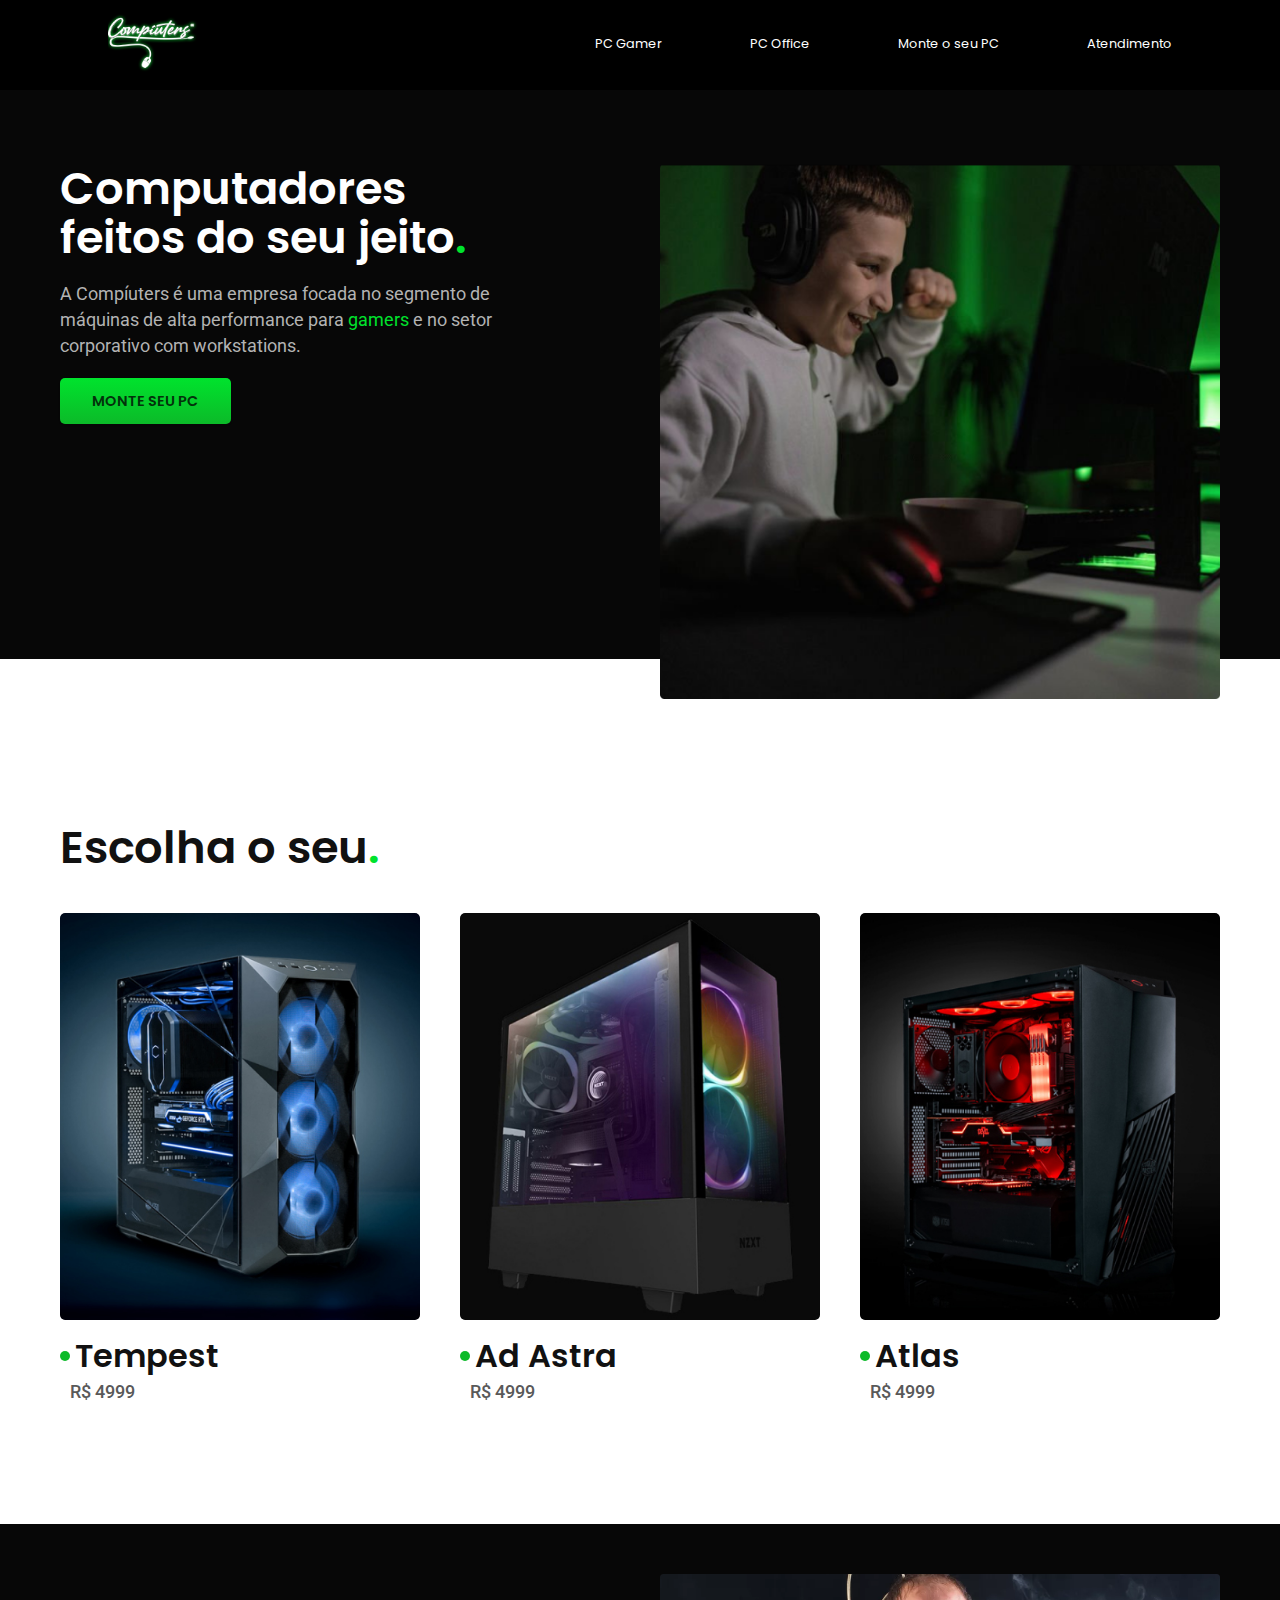
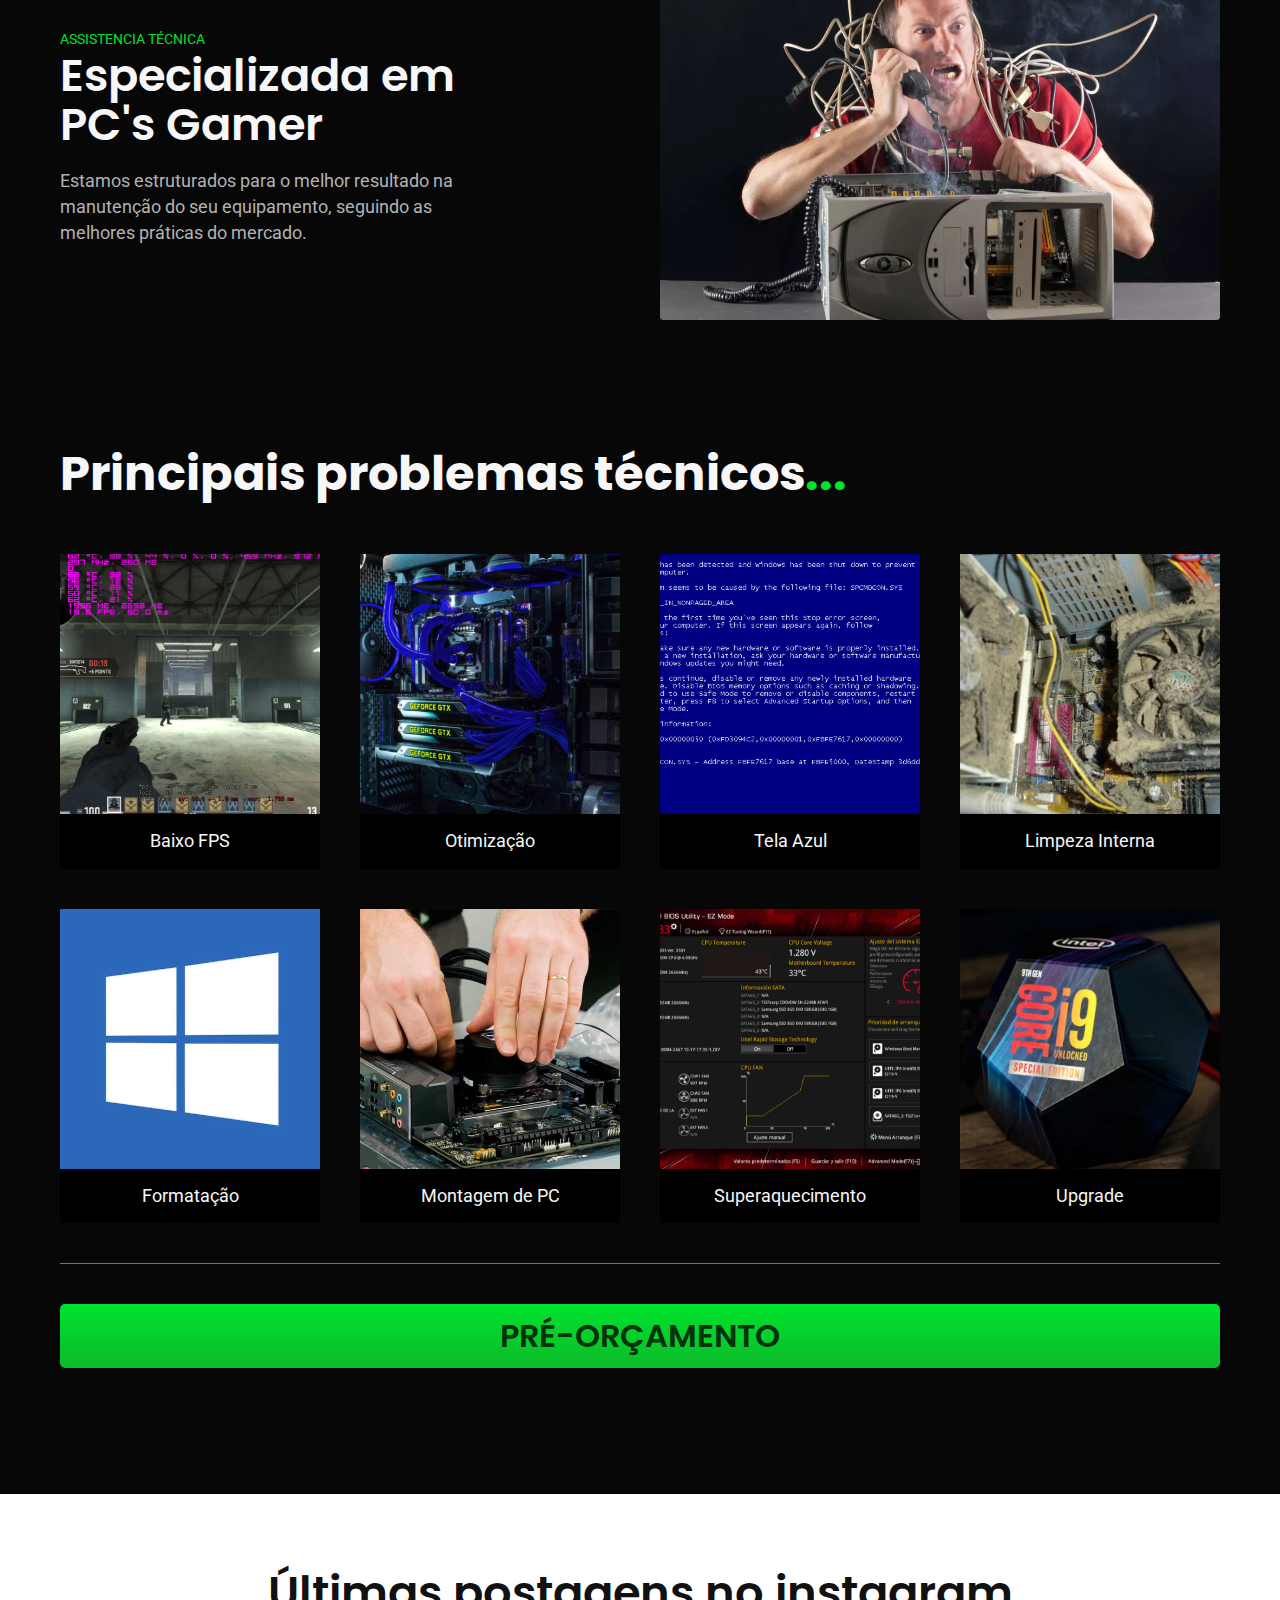
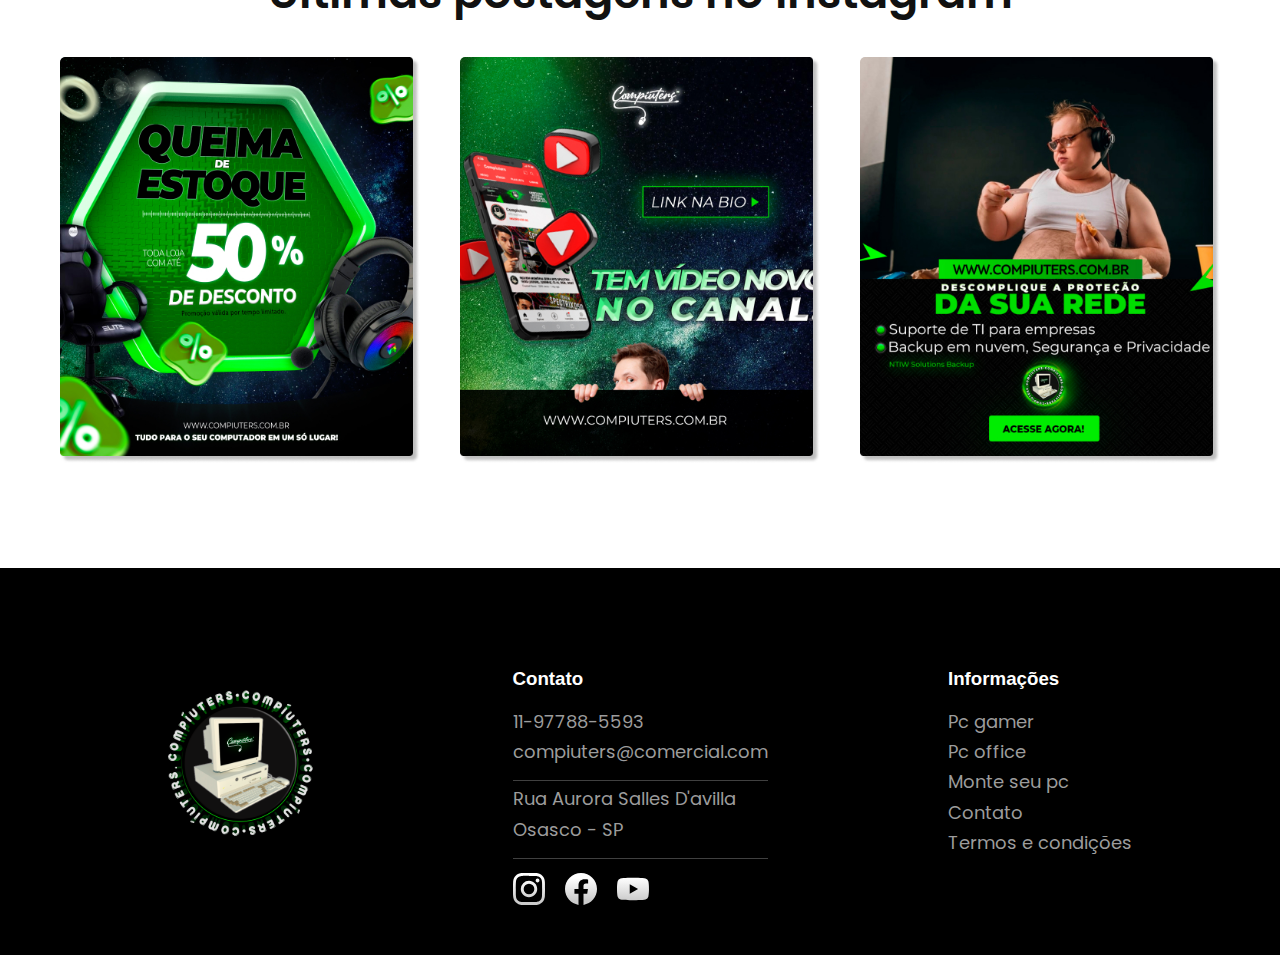
<file: index.html>
<!DOCTYPE html>
<html lang="pt-BR">

<head>
    <link rel="preconnect" href="https://fonts.googleapis.com"><link rel="preconnect" href="https://fonts.gstatic.com" crossorigin><link href="https://fonts.googleapis.com/css2?family=Poppins:wght@400;600&family=Roboto:wght@400;500&display=swap" rel="stylesheet">
    <title>Compíuters - Melhores PC's Gamers pra você.</title>
    <meta name="description"
        content="A Compíuters é uma empresa focada no segmento de máquinas de alta performance para gamers e no setor corporativo com workstations.">
    <meta name="viewport" content="width=device-width, initial-scale=1.0">
    <meta charset="UTF-8">
    <link rel="stylesheet" href="css/style.css">
</head>

<body id="index">
    <header class="header-bg">
        <div class="header container">
            <a href="/index.html" id="header-logo"><img src="./img/MARCA DAGUA COMPÍUTERS escrito 1.png" alt="logomarca"></a>

            <nav aria-label="primaria">
                <ul class="header-menu">
                    <li><a href="/pcs-gamer.html">PC Gamer</a></li>
                    <li><a href="/pcs-office.html">PC Office</a></li>
                    <li><a href="">Monte o seu PC</a></li>
                    <li><a href="">Atendimento</a></li>
                </ul>
            </nav>
    </header>
    <main class="introducao-bg">
        <div class="container introducao">
            <div class="gitintroducao-conteudo">
                <h1 class="font-1-xxl">Computadores feitos do seu jeito<span class="cor-p1">.</span></h1>
                <p class="font-2-l cor-5">
                    A Compíuters é uma empresa focada no segmento de máquinas de alta performance para <span class="cor-p1">gamers</span> e no setor
                    corporativo com workstations.
                </p>
                <a class="botao" href="">MONTE SEU PC</a>
            </div>
            <div class="img-introducao">
            <img src="./img/fotos/img-intro.png" alt="Gamer jogando">
             </div>
            </div>
        </div>
    </main>

<article class="computadores-lista">
<h2 class="container font-1-xxl">Escolha o seu<span class="cor-p1">.</span></h2>
    <ul class="container">
        <li>
            <a href="">
            <img src="./img/carrosel-pc/pc-gamer-tempest-6.jpg" alt="">
            <h3 class="font-1-xl">Tempest</h3>
            <span class="font-2-m cor-8">R$ 4999</span>
            </a>
        </li>

        <li>
            <a href="">
            <img src="./img/carrosel-pc/pc-gamer-ad-astra.jpg" alt="">
            <h3 class="font-1-xl">Ad Astra</h3>
            <span class="font-2-m cor-8">R$ 4999</span>
        </a>
        </li>

        <li>
            <a href="">
            <img src="./img/carrosel-pc/pc-gamer-atlas-2.jpg" alt="">
            <h3 class="font-1-xl">Atlas</h3>
            <span class="font-2-m cor-8">R$ 4999</span>
        </a>
        </li>
    </ul>
</article>

<article class="assistencia-bg">
<div class="assistencia container">
    <div class="assistencia-conteudo">
<span class="font-2-span cor-p1">ASSISTENCIA TÉCNICA</span>
<h2 class="font-1-xxl cor-1">Especializada em PC's Gamer</h2>
<p class="font-2-l cor-5">Estamos estruturados para o melhor resultado 
    na manutenção do seu equipamento,
    seguindo as melhores práticas do mercado.
    </p>
    
</div>
    <div class="img-assistencia">
    <img src="./img/fotos/img-assistencia.svg" alt="">
    </div>
</div>
<div class="problemas container font-1-xl cor-1">
    <h2>Principais problemas técnicos<span class="cor-p1">...</span></h1>
        <div class="lista-problemas">
<ul>
<li>
    <img src="./img/lista-problemas/baixofps.svg" alt="">
    <h3 class="font-2-l">Baixo FPS</h3>
</li>

<li>
    <img src="./img/lista-problemas/otimizacao.svg" alt="">
    <h3 class="font-2-l">Otimização</h3>
</li>

<li>
    <img src="./img/lista-problemas/tela-azul.svg" alt="">
    <h3 class="font-2-l">Tela Azul</h3>
</li>

<li>
    <img src="./img/lista-problemas/limpeza-interna.svg" alt="">
    <h3 class="font-2-l">Limpeza Interna</h3>
</li>

<li>
    <img src="./img/lista-problemas/formatacao.svg" alt="">
    <h3 class="font-2-l">Formatação</h3>
</li>

<li>
    <img src="./img/lista-problemas/montagem-de-pc.svg" alt="">
    <h3 class="font-2-l">Montagem de PC</h3>
</li>

<li>
    <img src="./img/lista-problemas/superaquecimento.svg" alt="">
    <h3 class="font-2-l">Superaquecimento</h3>
</li>

<li>
    <img src="./img/lista-problemas/upgrade.svg" alt="">
    <h3 class="font-2-l">Upgrade</h3>
</li>
</ul>
</div>
<a class="botao" href="">Pré-orçamento</a>
</div>
</article>

<article class="conteudo-ig">
<h2 class="font-1-xxl">Últimas postagens no instagram</h2>
    <ul class="container">
        <li>
            <a  href="https://www.instagram.com/compiuterss/"><img src="./img/post-ig/queima.jpg" alt=""></a>
        </li>

        <li>
            <a href=""><img src="./img/post-ig/videonovo.jpg" alt=""></a>
        </li>

        <li>
            <a href=""><img src="./img/post-ig/rede.jpg" alt=""></a>
        </li>
</ul>
</article>

<footer class="footer-bg">
    <div class="footer container">
<div class="footer-img">
<img src="./img/Compíuters - Preto - png 2.svg" alt="">
</div>

<div class="footer-contato">
    <h3>Contato</h3>
   <ul class="font-1-m cor-6">
    <li>
<a href="tel:+5511977885593">11-97788-5593</a></li>

<li>
    <a href="mailto:lcompiuters@outlook.com">compiuters@comercial.com</a></li>

    <li>
        <a href="">Rua Aurora Salles D'avilla</a>
        </li>

        <li>
         <a href="">Osasco - SP</a>
         </li>
   </ul>
   <div class="footer-redes">
       <a href="https://www.instagram.com/compiuterss/" target='_blank'>
           <img src="./img/redes/instagram-p.svg" alt="">
       </a>
   
       <a href="https://www.facebook.com/compiuterss" target='_blank'>
           <img src="./img/redes/facebook-p.svg" alt="">
       </a>
   
       <a href="https://www.youtube.com/channel/UCpPV1WAEYtB6pyz8N_bq6yg" target='_blank'>
           <img src="./img/redes/youtube-p.svg" alt="">
       </a>
   </div>
   </div>

<nav class="footer-informacao">
    <h3>Informações</h3>
    <ul class="font-1-m cor-6">
        <li>
            <a href="">Pc gamer</a>
        </li>

        <li>
            <a href="">Pc office</a>
        </li>

        <li>
            <a href="">Monte seu pc</a>
        </li>

        <li>
            <a href="">Contato</a>
        </li>

        <li>
            <a href="./termos.html">Termos e condições</a>
            </li>
            </ul>
            </nav>
</html>
</file>
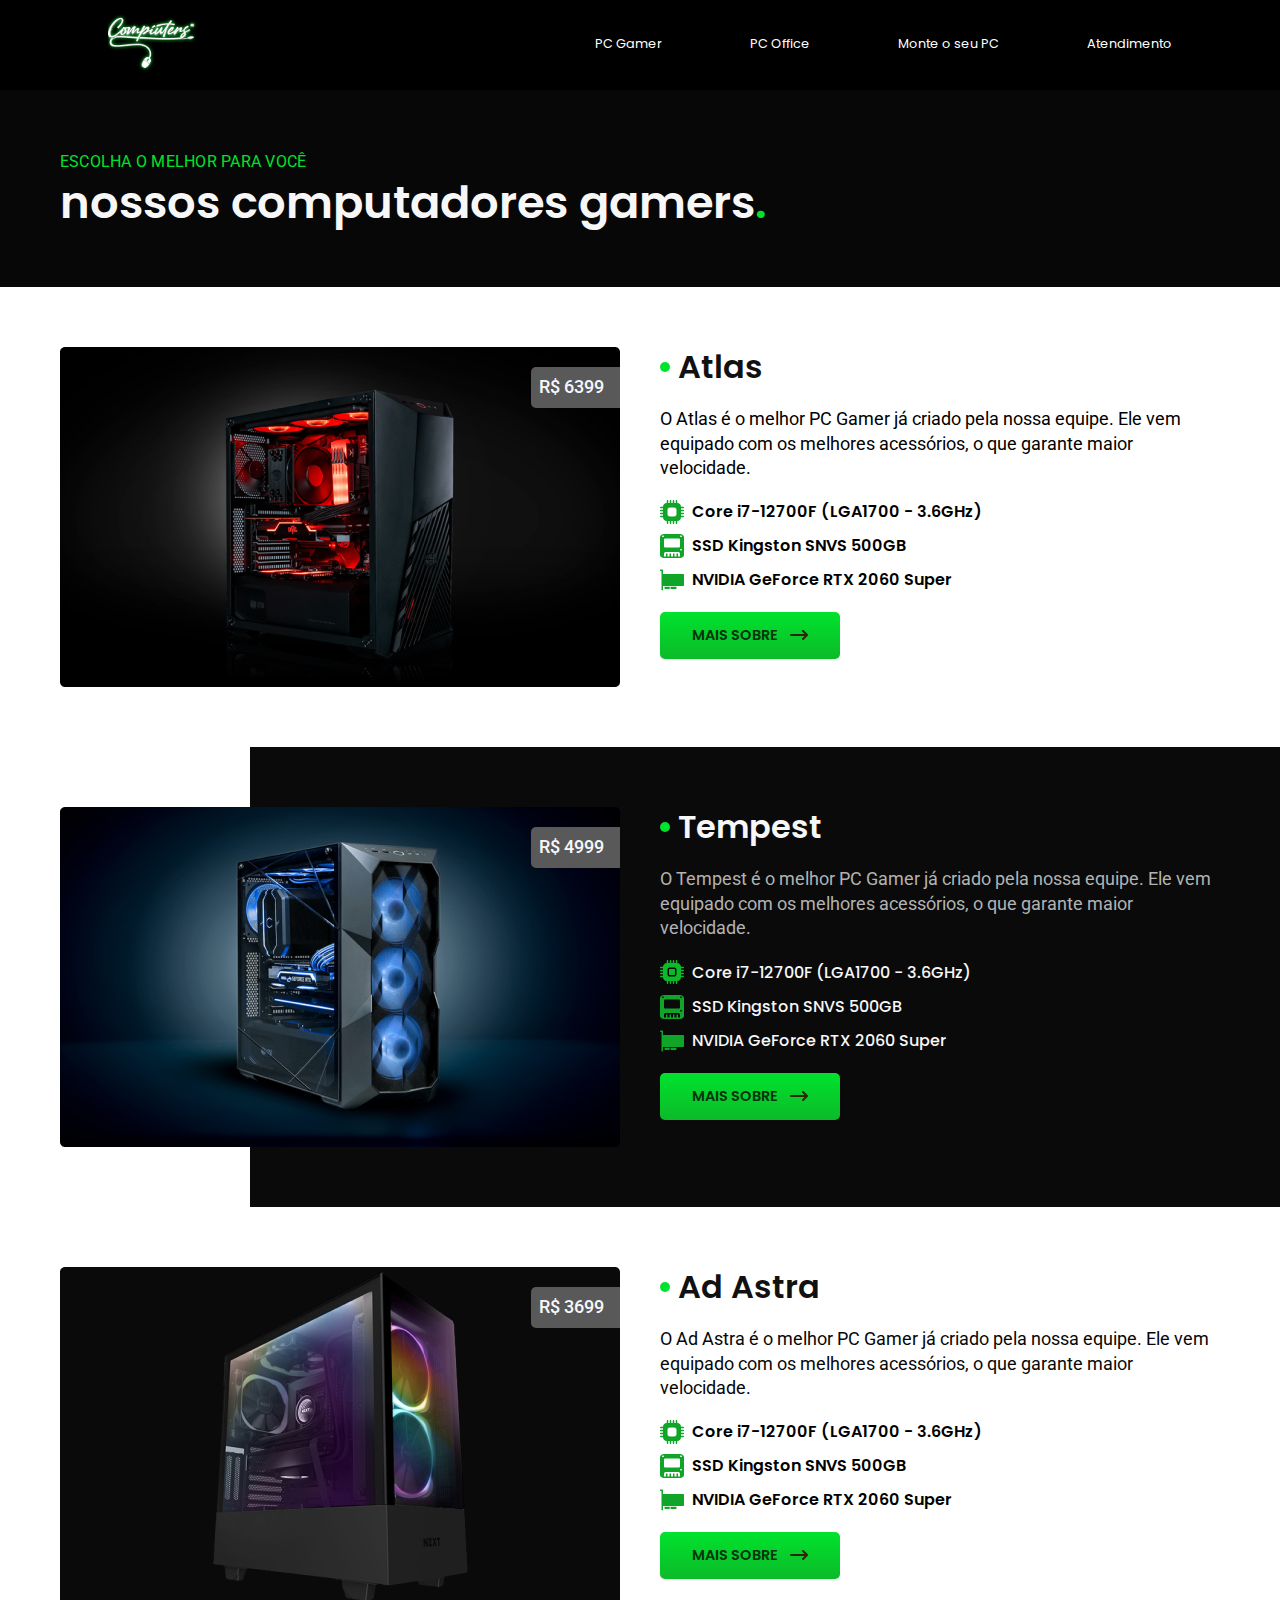
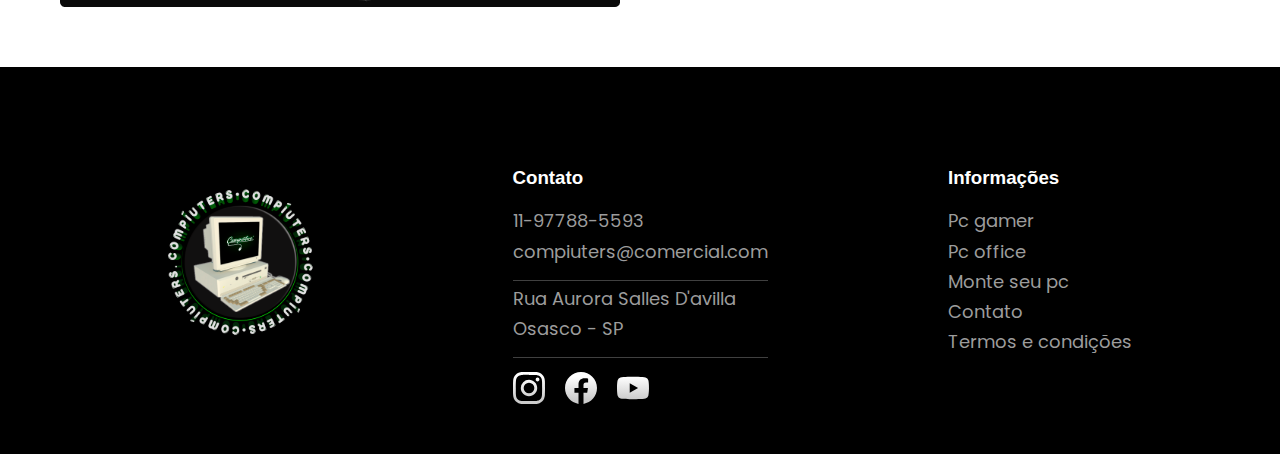
<file: pcs-gamer.html>
<!DOCTYPE html>
<html lang="pt-BR">

<head>
    <link rel="preconnect" href="https://fonts.googleapis.com"><link rel="preconnect" href="https://fonts.gstatic.com" crossorigin><link href="https://fonts.googleapis.com/css2?family=Poppins:wght@400;600&family=Roboto:wght@400;500&display=swap" rel="stylesheet">
    <title>Compíuters - Melhores PC's Gamers pra você.</title>
    <meta name="description"
        content="A Compíuters é uma empresa focada no segmento de máquinas de alta performance para gamers e no setor corporativo com workstations.">
    <meta name="viewport" content="width=device-width, initial-scale=1.0">
    <meta charset="UTF-8">
    <link rel="stylesheet" href="css/style.css">
</head>

<body id="pcs-gamer">
    <header class="header-bg">
        <div class="header container">
            <a href="/index.html" id="header-logo"><img src="./img/MARCA DAGUA COMPÍUTERS escrito 1.png" alt="logomarca"></a>

            <nav aria-label="primaria">
                <ul class="header-menu">
                    <li><a href="">PC Gamer</a></li>
                    <li><a href="/pcs-office.html">PC Office</a></li>
                    <li><a href="./bicicletas.html">Monte o seu PC</a></li>
                    <li><a href="./bicicletas.html">Atendimento</a></li>
                </ul>
            </nav>
    </header>

    <main>
        <div class="titulo-bg">
<div class="titulo container">
    <p class="font-2-l-b cor-4">escolha o melhor para você</p>
    <h1 class="font-1-xxl cor-1">nossos computadores gamers<span class="ponto">.</span>
    </h1>
</div>
</div>


    <div class="pcs-gamer container">
        <div class="pcs-gamer-img">
            <img src="/img/pcs-gamers/pc-gamer-atlas-2.png" alt="">
            <span class="font-2-m cor-1">R$ 6399</span>
        </div>
        <div class="pc-conteudo">
            <h2 class="font-1-xl">Atlas</h2>
            <p class="font-2-m cor-12">O Atlas é o melhor PC Gamer já criado pela nossa equipe.
                Ele vem equipado com os melhores acessórios, o que garante maior velocidade.</p>
                <ul class="font-1-s cor-12">
                    <li><img src="/img/icones/cpu.svg" alt="">
                        Core i7-12700F (LGA1700 - 3.6GHz)</li>

                    <li><img src="/img/icones/hd.svg" alt="">
                        SSD Kingston SNVS 500GB</li>

                    <li><img src="/img/icones/placavideo.svg" alt="">
                        NVIDIA GeForce RTX 2060 Super</li>
                </ul>
                <a class="botao seta" href="">mais sobre</a>
        </div>
    </div>

<div class="pcs-gamer-bg">
    
    <div class="pcs-gamer container">
        <div class="pcs-gamer-img">
            <img src="/img/pcs-gamers/pc-gamer-tempest-6.png" alt="">
            <span class="font-2-m cor-1">R$ 4999</span>
        </div>
        <div class="pc-conteudo">
            <h2 class="font-1-xl cor-1">Tempest</h2>
            <p class="font-2-m cor-5">O Tempest é o melhor PC Gamer já criado pela nossa equipe.
                Ele vem equipado com os melhores acessórios, 
                o que garante maior velocidade.</p>
                <ul class="font-1-s cor-1">
                    <li><img src="/img/icones/cpu-fundo-preto.svg" alt="">
                        Core i7-12700F (LGA1700 - 3.6GHz)</li>

                    <li><img src="/img/icones/hd.svg" alt="">
                        SSD Kingston SNVS 500GB</li>

                    <li><img src="/img/icones/placavideo.svg" alt="">
                        NVIDIA GeForce RTX 2060 Super</li>
                </ul>
                <a class="botao seta" href="">mais sobre</a>
        </div>
    </div>
</div>

    
    <div class="pcs-gamer container">
        <div class="pcs-gamer-img">
            <img src="/img/pcs-gamers/pc-gamer-ad-astra.png" alt="">
            <span class="font-2-m cor-1">R$ 3699</span>
        </div>
        <div class="pc-conteudo">
            <h2 class="font-1-xl">Ad Astra</h2>
            <p class="font-2-m cor-11">O Ad Astra é o melhor PC Gamer já criado pela nossa equipe.
                Ele vem equipado com os melhores acessórios, o que garante maior velocidade.</p>
                <ul class="font-1-s cor-12">
                    <li><img src="/img/icones/cpu.svg" alt="">
                        Core i7-12700F (LGA1700 - 3.6GHz)</li>

                    <li><img src="/img/icones/hd.svg" alt="">
                        SSD Kingston SNVS 500GB</li>

                    <li><img src="/img/icones/placavideo.svg" alt="">
                        NVIDIA GeForce RTX 2060 Super</li>
                </ul>
                <a class="botao seta" href="">mais sobre</a>
        </div>
    </div>


    </main>

    <footer class="footer-bg">
        <div class="footer container">
    
            <div class="footer-img">
                <img src="./img/Compíuters - Preto - png 2.svg" alt="">
                </div>
    
    <div class="footer-contato">
        <h3>Contato</h3>
       <ul class="font-1-m cor-6">
        <li>
    <a href="tel:+5511977885593">11-97788-5593</a></li>
    
    <li>
        <a href="mailto:lcompiuters@outlook.com">compiuters@comercial.com</a></li>
    
        <li>
            <a href="">Rua Aurora Salles D'avilla</a>
            </li>
    
            <li>
             <a href="">Osasco - SP</a>
             </li>
       </ul>
       <div class="footer-redes">
           <a href="https://www.instagram.com/compiuterss/" target='_blank'>
               <img src="/img/redes/instagram-p.svg" alt="">
           </a>
       
           <a href="https://www.facebook.com/compiuterss" target='_blank'>
               <img src="/img/redes/facebook-p.svg" alt="">
           </a>
       
           <a href="https://www.youtube.com/channel/UCpPV1WAEYtB6pyz8N_bq6yg" target='_blank'>
               <img src="/img/redes/youtube-p.svg" alt="">
           </a>
       </div>
       </div>
    
    <nav class="footer-informacao">
        <h3>Informações</h3>
        <ul class="font-1-m cor-6">
            <li>
                <a href="">Pc gamer</a>
            </li>
    
            <li>
                <a href="">Pc office</a>
            </li>
    
            <li>
                <a href="">Monte seu pc</a>
            </li>
    
            <li>
                <a href="">Contato</a>
            </li>
    
            <li>
                <a href="">Termos e condições</a>
    </li>
    </ul>
    </nav>
    </html>
</file>
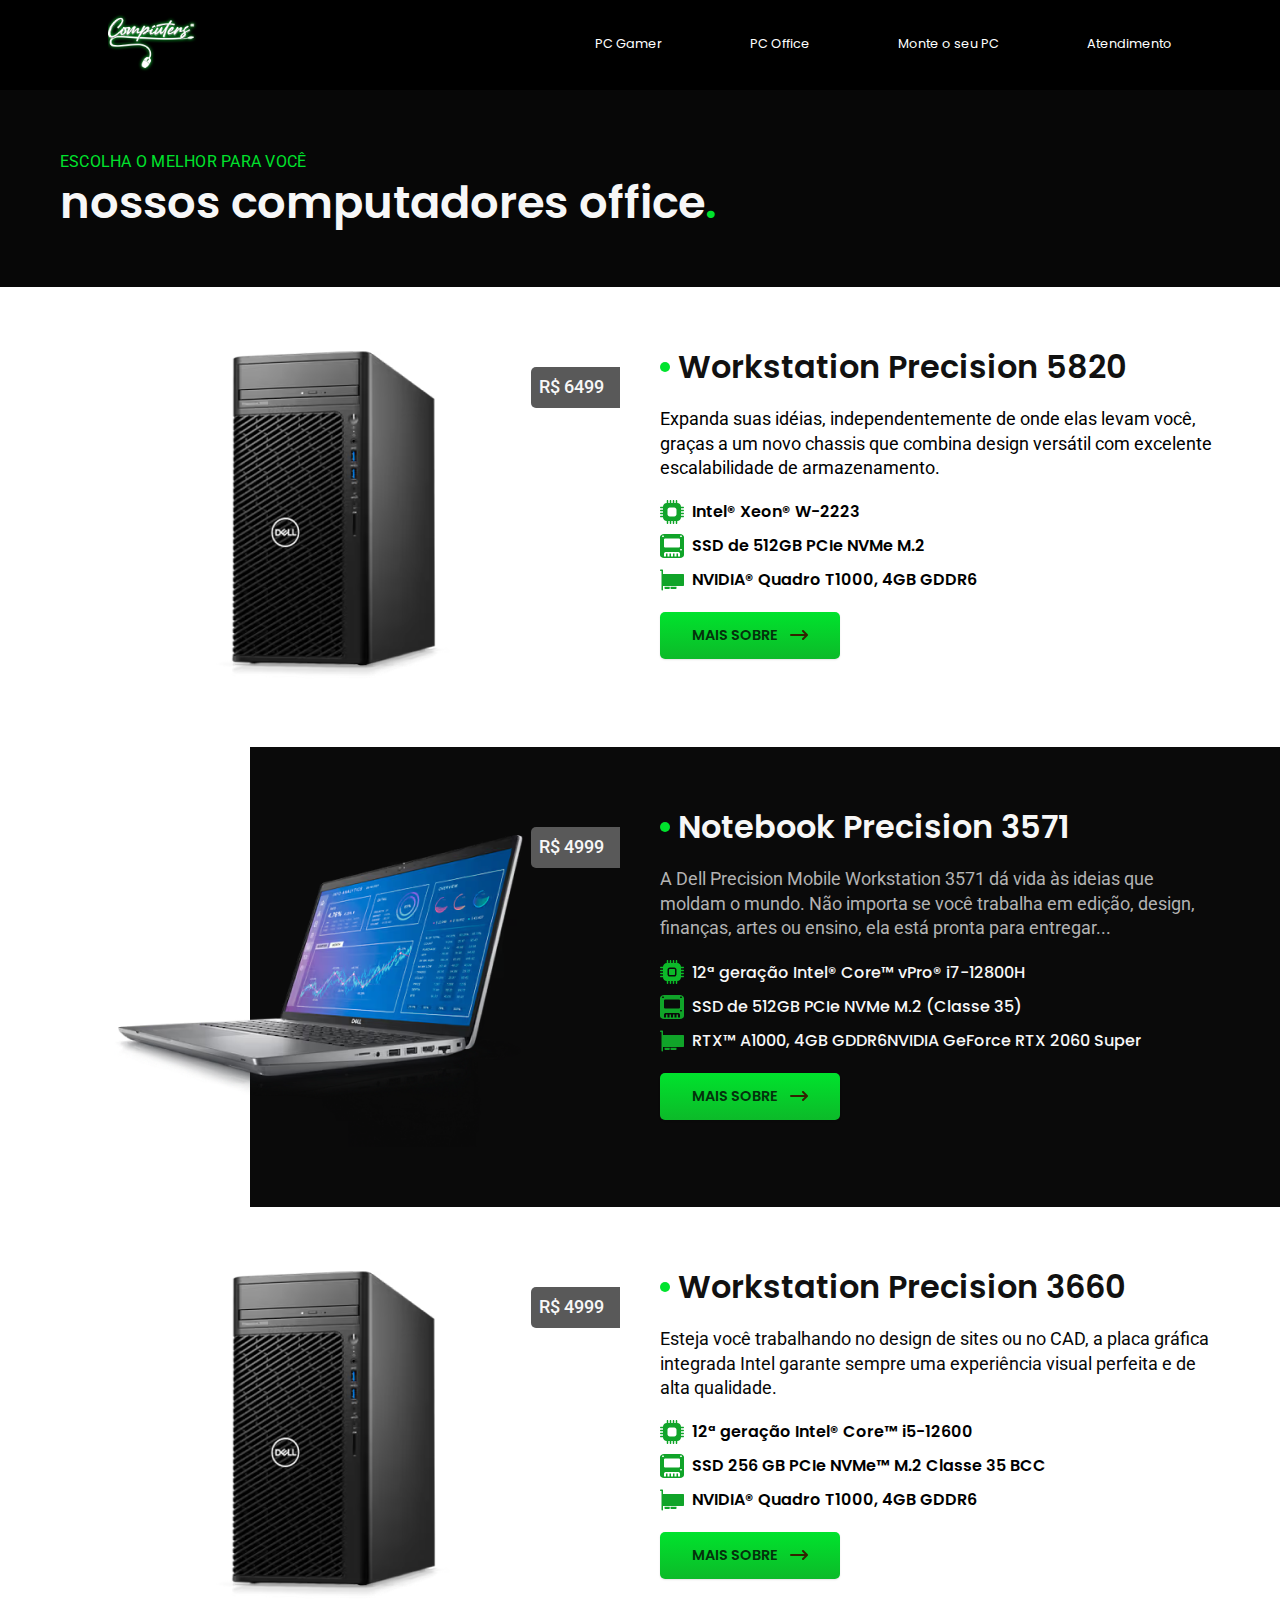
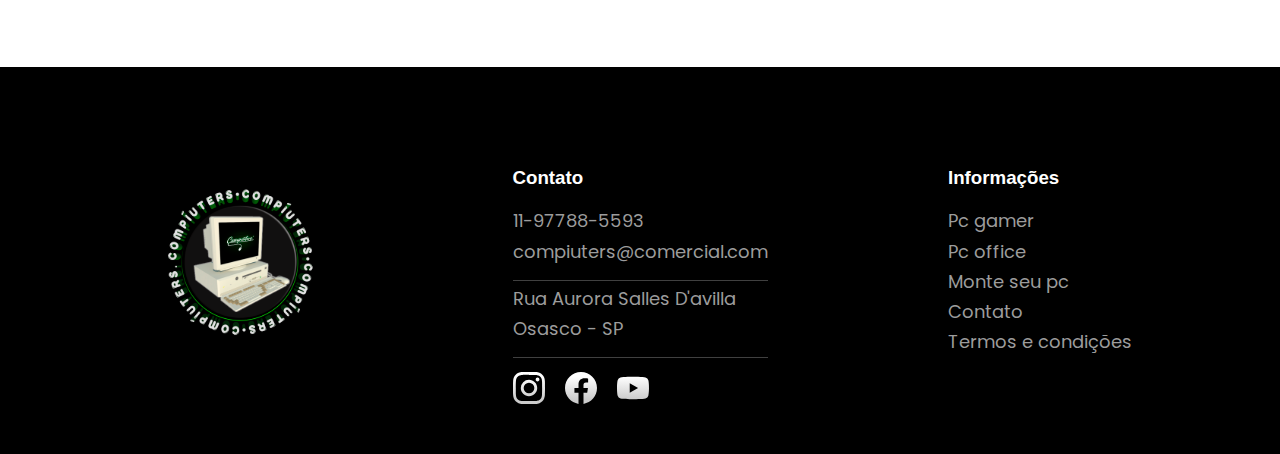
<file: pcs-office.html>
<!DOCTYPE html>
<html lang="pt-BR">

<head>
    <link rel="preconnect" href="https://fonts.googleapis.com"><link rel="preconnect" href="https://fonts.gstatic.com" crossorigin><link href="https://fonts.googleapis.com/css2?family=Poppins:wght@400;600&family=Roboto:wght@400;500&display=swap" rel="stylesheet">
    <title>Compíuters - Melhores PC's Gamers pra você.</title>
    <meta name="description"
        content="A Compíuters é uma empresa focada no segmento de máquinas de alta performance para gamers e no setor corporativo com workstations.">
    <meta name="viewport" content="width=device-width, initial-scale=1.0">
    <meta charset="UTF-8">
    <link rel="stylesheet" href="css/style.css">
</head>

<body id="pcs-gamer">
    <header class="header-bg">
        <div class="header container">
            <a href="/index.html" id="header-logo"><img src="./img/MARCA DAGUA COMPÍUTERS escrito 1.png" alt="logomarca"></a>

            <nav aria-label="primaria">
                <ul class="header-menu">
                    <li><a href="/pcs-gamer.html">PC Gamer</a></li>
                    <li><a href="">PC Office</a></li>
                    <li><a href="">Monte o seu PC</a></li>
                    <li><a href="">Atendimento</a></li>
                </ul>
            </nav>
    </header>

    <main>
        <div class="titulo-bg">
<div class="titulo container">
    <p class="font-2-l-b cor-4">escolha o melhor para você</p>
    <h1 class="font-1-xxl cor-1">nossos computadores office<span class="ponto">.</span>
    </h1>
</div>
</div>


    <div class="pcs-gamer container">
        <div class="pcs-gamer-img">
            <img src="/img/pcs-office/desktop-dell.png" alt="">
            <span class="font-2-m cor-1">R$ 6499</span>
        </div>
        <div class="pc-conteudo">
            <h2 class="font-1-xl">Workstation Precision 5820</h2>
            <p class="font-2-m cor-12">Expanda suas idéias, independentemente de onde elas levam você, graças a um novo chassis que combina design versátil com excelente escalabilidade de armazenamento.</p>

                <ul class="font-1-s cor-12">
                    <li><img src="/img/icones/cpu.svg" alt="">
                        Intel® Xeon® W-2223</li>

                    <li><img src="/img/icones/hd.svg" alt="">
                        SSD de 512GB PCIe NVMe M.2</li>

                    <li><img src="/img/icones/placavideo.svg" alt="">
                        NVIDIA® Quadro T1000, 4GB GDDR6</li>
                </ul>
                <a class="botao seta" href="">mais sobre</a>
        </div>
    </div>

<div class="pcs-gamer-bg">
    
    <div class="pcs-gamer container">
        <div class="pcs-gamer-img">
            <img src="/img/pcs-office/notebook-precision.png" alt="">
            <span class="font-2-m cor-1">R$ 4999</span>
        </div>
        <div class="pc-conteudo">
            <h2 class="font-1-xl cor-1">Notebook Precision 3571</h2>
            <p class="font-2-m cor-5">A Dell Precision Mobile Workstation 3571 dá vida às ideias que moldam o mundo. Não importa se você trabalha em edição, design, finanças, artes ou ensino, ela está pronta para entregar...</p>

                <ul class="font-1-s cor-1">
                    <li><img src="/img/icones/cpu-fundo-preto.svg" alt="">
                        12ª geração Intel® Core™ vPro® i7-12800H</li>

                    <li><img src="/img/icones/hd.svg" alt="">
                        SSD de 512GB PCIe NVMe M.2 (Classe 35)</li>

                    <li><img src="/img/icones/placavideo.svg" alt="">
                        RTX™ A1000, 4GB GDDR6NVIDIA GeForce RTX 2060 Super</li>
                </ul>
                <a class="botao seta" href="">mais sobre</a>
        </div>
    </div>
</div>

    
    <div class="pcs-gamer container">
        <div class="pcs-gamer-img">
            <img src="/img/pcs-office/desktop-dell.png" alt="">
            <span class="font-2-m cor-1">R$ 4999</span>
        </div>
        <div class="pc-conteudo">
            <h2 class="font-1-xl">Workstation Precision 3660</h2>
            <p class="font-2-m cor-11">Esteja você trabalhando no design de sites ou no CAD, a placa gráfica integrada Intel garante sempre uma experiência visual perfeita 
                e de alta qualidade.</p>

                <ul class="font-1-s cor-12">
                    <li><img src="/img/icones/cpu.svg" alt="">
                        12ª geração Intel® Core™ i5-12600</li>

                    <li><img src="/img/icones/hd.svg" alt="">
                        SSD 256 GB PCIe NVMe™ M.2 Classe 35 BCC</li>

                    <li><img src="/img/icones/placavideo.svg" alt="">
                        NVIDIA® Quadro T1000, 4GB GDDR6</li>
                </ul>
                <a class="botao seta" href="">mais sobre</a>
        </div>
    </div>


    </main>

    <footer class="footer-bg">
        <div class="footer container">
    
            <div class="footer-img">
                <img src="./img/Compíuters - Preto - png 2.svg" alt="">
                </div>
    
    <div class="footer-contato">
        <h3>Contato</h3>
       <ul class="font-1-m cor-6">
        <li>
    <a href="tel:+5511977885593">11-97788-5593</a></li>
    
    <li>
        <a href="mailto:lcompiuters@outlook.com">compiuters@comercial.com</a></li>
    
        <li>
            <a href="">Rua Aurora Salles D'avilla</a>
            </li>
    
            <li>
             <a href="">Osasco - SP</a>
             </li>
       </ul>
       <div class="footer-redes">
           <a href="https://www.instagram.com/compiuterss/" target='_blank'>
               <img src="/img/redes/instagram-p.svg" alt="">
           </a>
       
           <a href="https://www.facebook.com/compiuterss" target='_blank'>
               <img src="/img/redes/facebook-p.svg" alt="">
           </a>
       
           <a href="https://www.youtube.com/channel/UCpPV1WAEYtB6pyz8N_bq6yg" target='_blank'>
               <img src="/img/redes/youtube-p.svg" alt="">
           </a>
       </div>
       </div>
    
    <nav class="footer-informacao">
        <h3>Informações</h3>
        <ul class="font-1-m cor-6">
            <li>
                <a href="">Pc gamer</a>
            </li>
    
            <li>
                <a href="">Pc office</a>
            </li>
    
            <li>
                <a href="">Monte seu pc</a>
            </li>
    
            <li>
                <a href="">Contato</a>
            </li>
    
            <li>
                <a href="">Termos e condições</a>
    </li>
    </ul>
    </nav>
    </html>
</file>
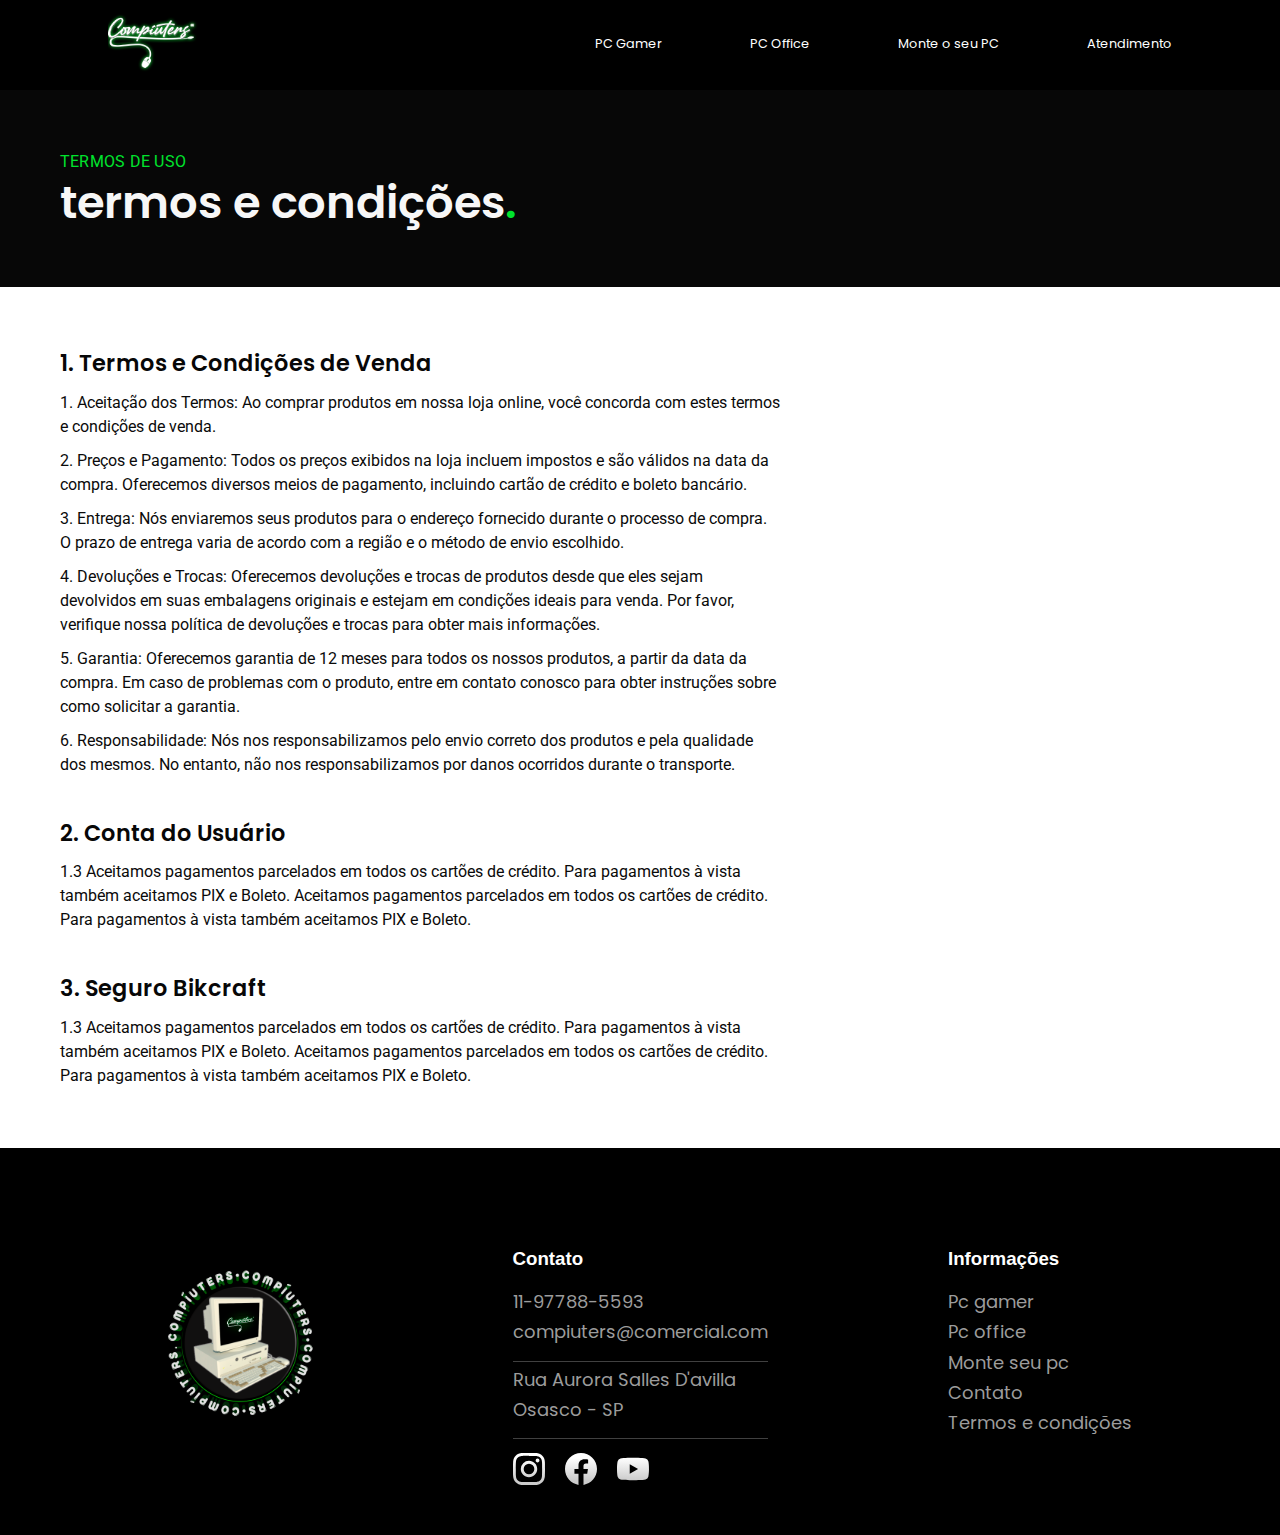
<file: termos.html>
<!DOCTYPE html>
<html lang="pt-BR">

<head>
    <link rel="preconnect" href="https://fonts.googleapis.com"><link rel="preconnect" href="https://fonts.gstatic.com" crossorigin><link href="https://fonts.googleapis.com/css2?family=Poppins:wght@400;600&family=Roboto:wght@400;500&display=swap" rel="stylesheet">
    <title>Compíuters - Melhores PC's Gamers pra você.</title>
    <meta name="description"
        content="A Compíuters é uma empresa focada no segmento de máquinas de alta performance para gamers e no setor corporativo com workstations.">
    <meta name="viewport" content="width=device-width, initial-scale=1.0">
    <meta charset="UTF-8">
    <link rel="stylesheet" href="css/style.css">
</head>

<body id="termos">
    <header class="header-bg">
        <div class="header container">
            <a href="/index.html" id="header-logo"><img src="./img/MARCA DAGUA COMPÍUTERS escrito 1.png" alt="logomarca"></a>

            <nav aria-label="primaria">
                <ul class="header-menu">
                    <li><a href="/pcs-gamer.html">PC Gamer</a></li>
                    <li><a href="/pcs-office.html">PC Office</a></li>
                    <li><a href="">Monte o seu PC</a></li>
                    <li><a href="">Atendimento</a></li>
                </ul>
            </nav>
    </header>


    <main>
        <div class="titulo-bg">
<div class="titulo container">
    <p class="font-2-l-b cor-4">termos de uso</p>
    <h1 class="font-1-xxl cor-1">termos e condições<span class="ponto">.</span>
    </h1>

</div>
    </div>
        <div class="termos font-2-s cor-10 container">
        <h2 class="font-1-l cor-11">1. Termos e Condições de Venda</h2>
        <p>1. Aceitação dos Termos: Ao comprar produtos em nossa loja online, você concorda com estes termos e condições de venda.</p>
        <p>2. Preços e Pagamento: Todos os preços exibidos na loja incluem impostos e são válidos na data da compra. Oferecemos diversos meios de pagamento, incluindo cartão de crédito e boleto bancário.</p>
        <p>3. Entrega: Nós enviaremos seus produtos para o endereço fornecido durante o processo de compra. O prazo de entrega varia de acordo com a região e o método de envio escolhido.</p>
        <p>4. Devoluções e Trocas: Oferecemos devoluções e trocas de produtos desde que eles sejam devolvidos em suas embalagens originais e estejam em condições ideais para venda. Por favor, verifique nossa política de devoluções e trocas para obter mais informações.</p>
        <p>5. Garantia: Oferecemos garantia de 12 meses para todos os nossos produtos, a partir da data da compra. Em caso de problemas com o produto, entre em contato conosco para obter instruções sobre como solicitar a garantia.</p>
        <p>6. Responsabilidade: Nós nos responsabilizamos pelo envio correto dos produtos e pela qualidade dos mesmos. No entanto, não nos responsabilizamos por danos ocorridos durante o transporte.</p>

        <h2 class="font-1-l cor-11">2. Conta do Usuário</h2>
        <p>1.3 Aceitamos pagamentos parcelados em todos os cartões de crédito. Para pagamentos à vista também aceitamos PIX e Boleto. Aceitamos pagamentos parcelados em todos os cartões de crédito. Para pagamentos à vista também aceitamos PIX e Boleto.</p>
        
        <h2 class="font-1-l cor-11">3. Seguro Bikcraft</h2>
        <p>1.3 Aceitamos pagamentos parcelados em todos os cartões de crédito. Para pagamentos à vista também aceitamos PIX e Boleto. Aceitamos pagamentos parcelados em todos os cartões de crédito. Para pagamentos à vista também aceitamos PIX e Boleto.</p>

    </div>
    </main>





    <footer class="footer-bg">
        <div class="footer container">
    
            <div class="footer-img">
                <img src="./img/Compíuters - Preto - png 2.svg" alt="">
                </div>
    
    <div class="footer-contato">
        <h3>Contato</h3>
       <ul class="font-1-m cor-6">
        <li>
    <a href="tel:+5511977885593">11-97788-5593</a></li>
    
    <li>
        <a href="mailto:lcompiuters@outlook.com">compiuters@comercial.com</a></li>
    
        <li>
            <a href="">Rua Aurora Salles D'avilla</a>
            </li>
    
            <li>
             <a href="">Osasco - SP</a>
             </li>
       </ul>
       <div class="footer-redes">
           <a href="https://www.instagram.com/compiuterss/" target='_blank'>
               <img src="/img/redes/instagram-p.svg" alt="">
           </a>
       
           <a href="https://www.facebook.com/compiuterss" target='_blank'>
               <img src="/img/redes/facebook-p.svg" alt="">
           </a>
       
           <a href="https://www.youtube.com/channel/UCpPV1WAEYtB6pyz8N_bq6yg" target='_blank'>
               <img src="/img/redes/youtube-p.svg" alt="">
           </a>
       </div>
       </div>
    
    <nav class="footer-informacao">
        <h3>Informações</h3>
        <ul class="font-1-m cor-6">
            <li>
                <a href="">Pc gamer</a>
            </li>
    
            <li>
                <a href="">Pc office</a>
            </li>
    
            <li>
                <a href="">Monte seu pc</a>
            </li>
    
            <li>
                <a href="">Contato</a>
            </li>
    
            <li>
                <a href="">Termos e condições</a>
    </li>
    </ul>
    </nav>
    </html>
</file>
<file: css/style.css>
@import "./global/header.css";
@import "./global/global.css";

/*utilidades*/
@import "./utilidade/tipografia.css";
@import "./utilidade/componentes.css";
@import "./utilidade/cores.css";

/*home*/
@import "./home/introducao.css";
@import "./computadores-home/computadores-lista.css";
@import ".//computadores-home/computadores-gamer.css";
@import "./home/assistencia.css";
@import "./home/conteudo-ig.css";
@import "./home/footer.css";

/* Termos e condições */
@import "./termos-condições/termos.css"
</file>
